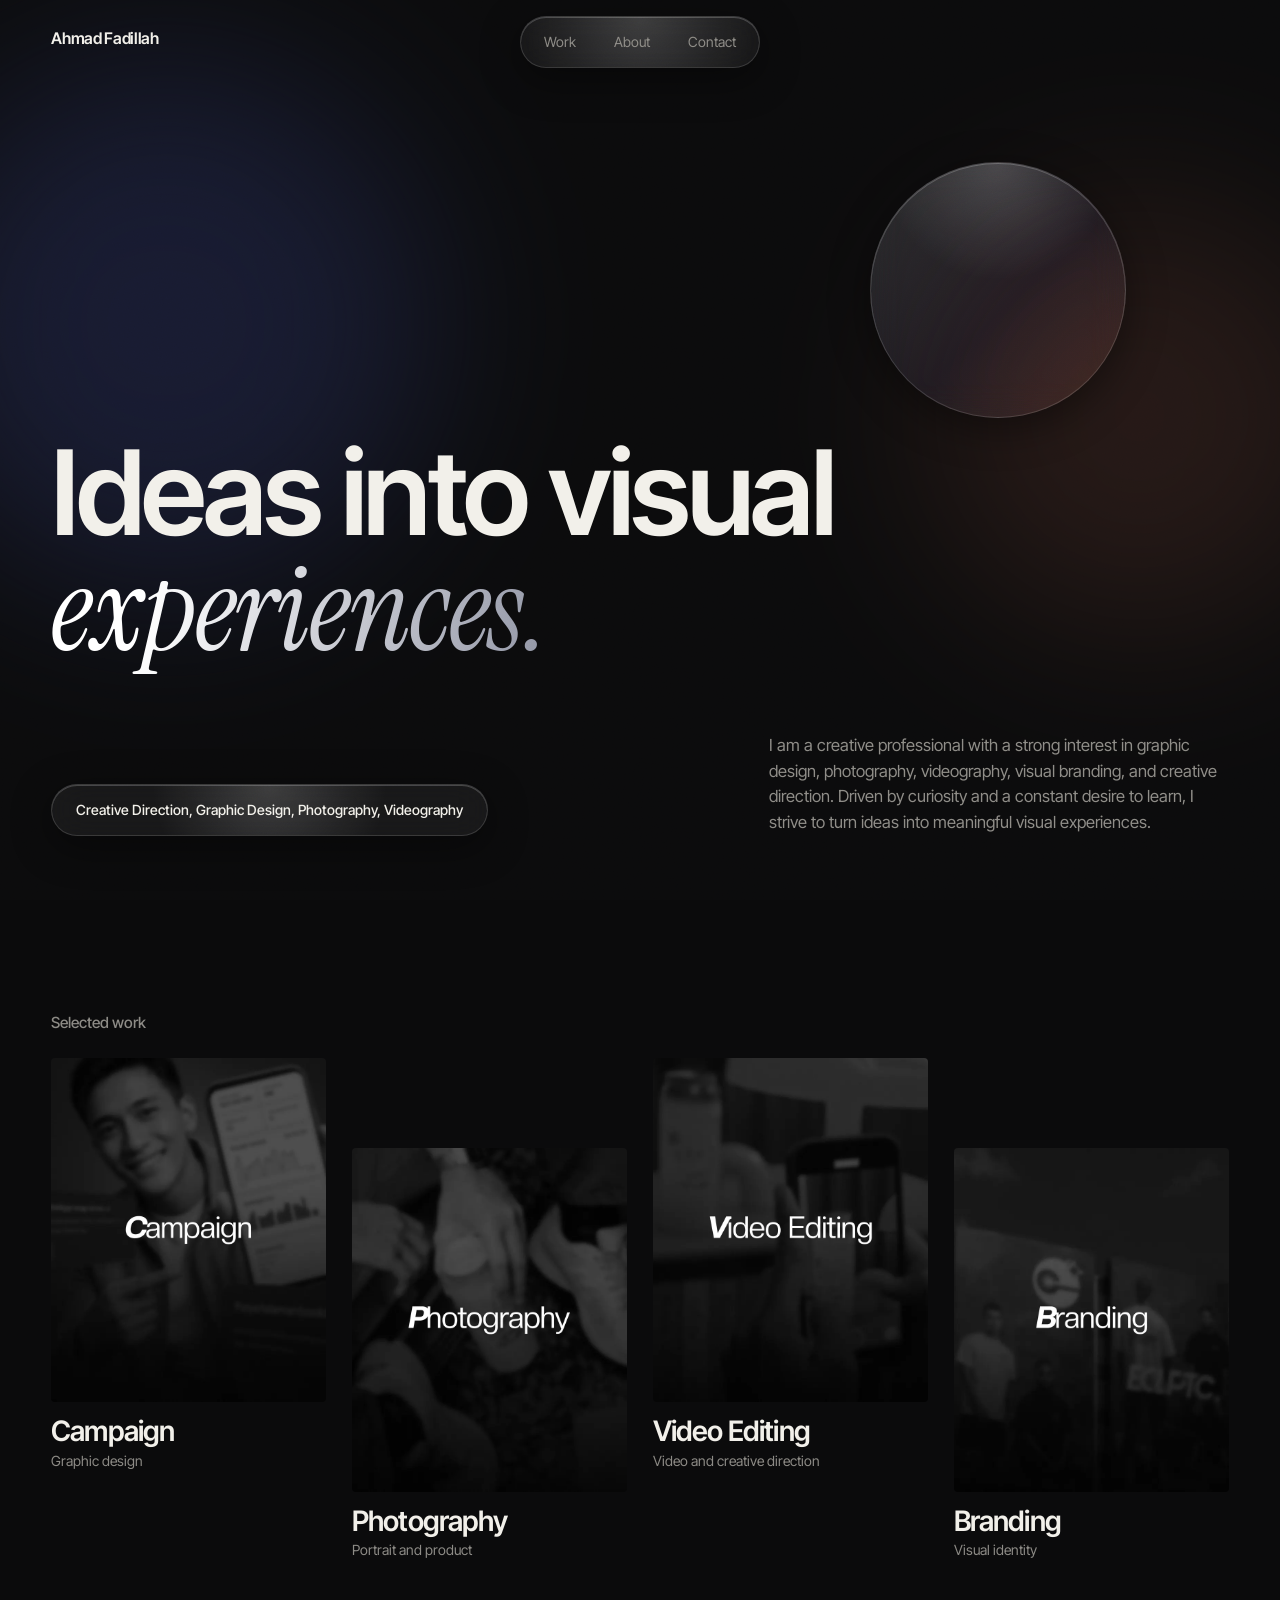
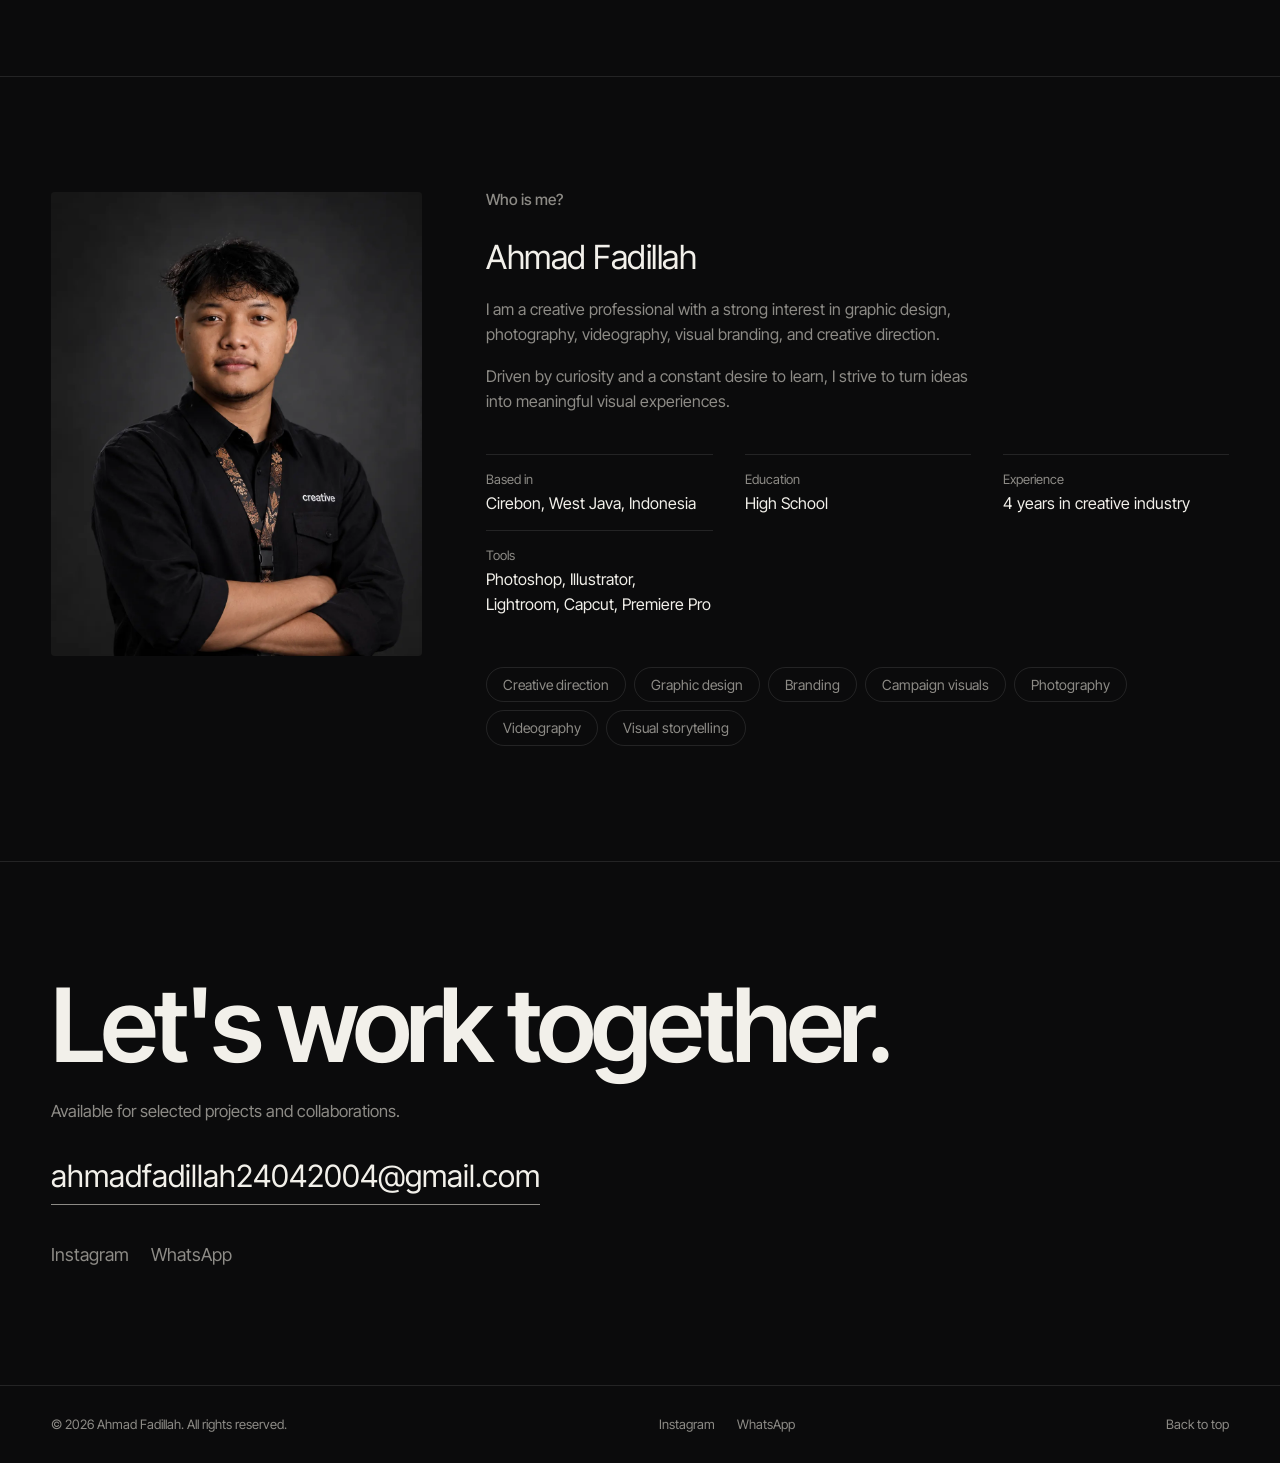
<file: index.html>
<!DOCTYPE html>
<html lang="en">
<head>
<meta charset="UTF-8"><meta name="viewport" content="width=device-width, initial-scale=1">
<link rel="preconnect" href="https://fonts.googleapis.com"><link rel="preconnect" href="https://fonts.gstatic.com" crossorigin>
<link rel="stylesheet" href="https://fonts.googleapis.com/css2?family=Inter+Tight:wght@400;500;600;700&family=Instrument+Serif:ital@1&display=swap">
<link rel="stylesheet" href="style.css">
<title>Ahmad Fadillah — Creative Portfolio</title>
<meta name="description" content="Personal portfolio of Ahmad Fadillah: creative direction, graphic design, photography and videography.">
</head>
<body data-page="home" id="top">
<a class="brand" href="index.html">Ahmad Fadillah</a>
<nav class="nav glass" aria-label="Main"><a href="index.html#work">Work</a><a href="index.html#about">About</a><a href="index.html#contact">Contact</a></nav>
<main>
<section class="hero">
  <div class="glow g1" aria-hidden="true"></div><div class="glow g2" aria-hidden="true"></div>
  <div class="orb glass" aria-hidden="true"></div>
  <h1>Ideas into visual <em>experiences.</em></h1>
  <div class="hero-foot">
    <!-- EDIT: intro text -->
    <p class="lead">I am a creative professional with a strong interest in graphic design, photography, videography, visual branding, and creative direction. Driven by curiosity and a constant desire to learn, I strive to turn ideas into meaningful visual experiences.</p>
    <p class="badge glass">Creative Direction, Graphic Design, Photography, Videography</p>
  </div>
</section>

<section id="work" class="block">
  <h2>Selected work</h2>
  <div id="works" class="works"></div>
  <noscript><p>Please enable JavaScript to view the projects.</p></noscript>
</section>

<section id="about" class="block about">
  <figure id="profilePhoto" class="pfoto"></figure>
  <div>
    <h2 id="aboutTitle">About</h2>
    <div id="bio" class="bio"></div>
    <dl id="facts" class="facts"></dl>
    <ul id="skills" class="skills"></ul>
  </div>
</section>

<section id="contact" class="block contact">
  <h2>Let's work together.</h2>
  <p class="lead">Available for selected projects and collaborations.</p>
  <a class="mail" href="mailto:ahmadfadillah24042004@gmail.com">ahmadfadillah24042004@gmail.com</a>
  <nav class="soc" aria-label="Social media"></nav>
</section>
</main>
<footer><p>© 2026 Ahmad Fadillah. All rights reserved.</p><nav class="soc" aria-label="Social media"></nav><a href="#top">Back to top</a></footer>
<script src="data/manifest.js"></script><script src="data/profile.js"></script><script src="data/projects.js"></script><script src="app.js"></script>
</body>
</html>
</file>
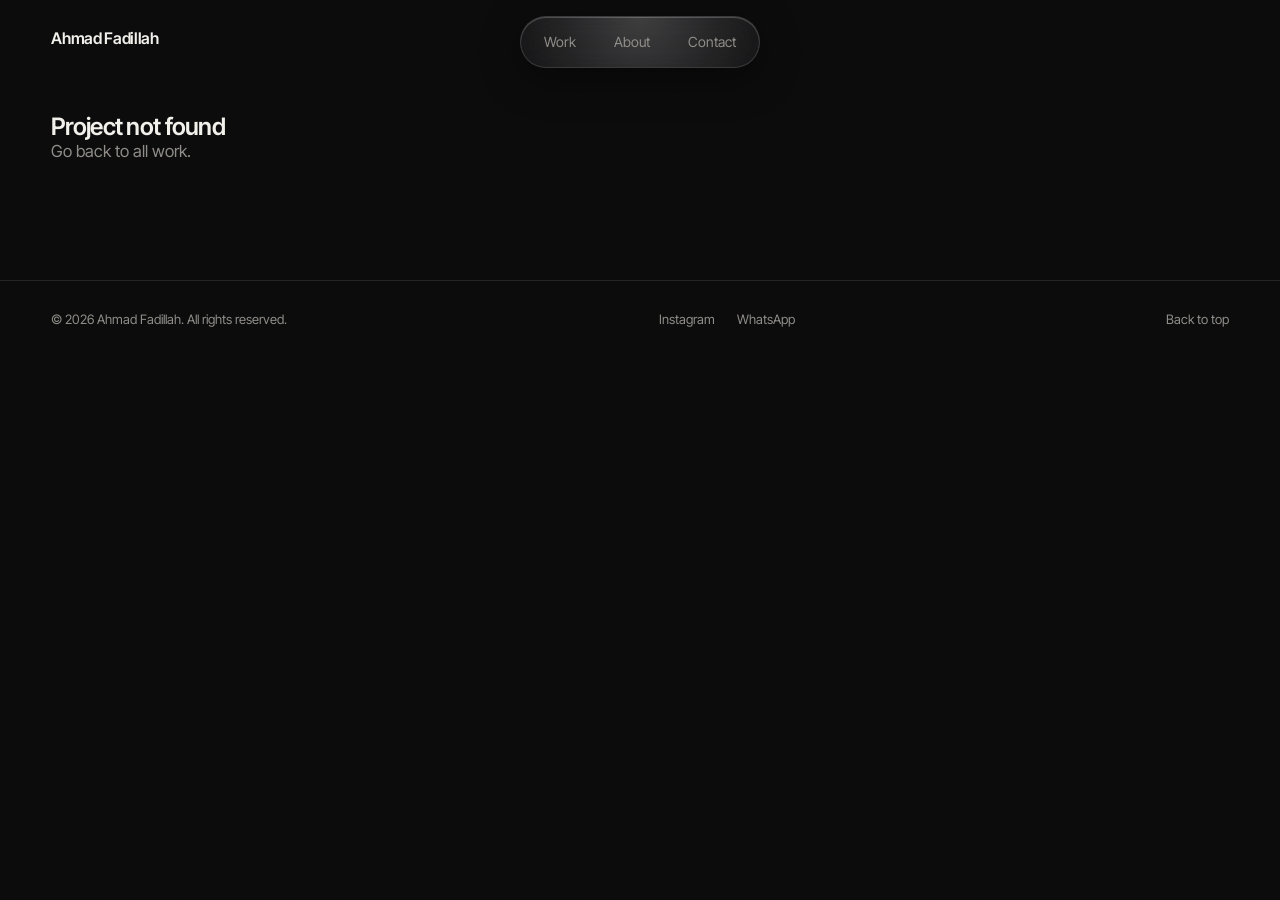
<file: project.html>
<!DOCTYPE html>
<html lang="en">
<head>
<meta charset="UTF-8"><meta name="viewport" content="width=device-width, initial-scale=1">
<link rel="preconnect" href="https://fonts.googleapis.com"><link rel="preconnect" href="https://fonts.gstatic.com" crossorigin>
<link rel="stylesheet" href="https://fonts.googleapis.com/css2?family=Inter+Tight:wght@400;500;600;700&family=Instrument+Serif:ital@1&display=swap">
<link rel="stylesheet" href="style.css">
<title>Project — Ahmad Fadillah</title>
</head>
<body data-page="project" id="top">
<a class="brand" href="index.html">Ahmad Fadillah</a>
<nav class="nav glass" aria-label="Main"><a href="index.html#work">Work</a><a href="index.html#about">About</a><a href="index.html#contact">Contact</a></nav>
<main id="project"></main>
<footer><p>© 2026 Ahmad Fadillah. All rights reserved.</p><nav class="soc" aria-label="Social media"></nav><a href="#top">Back to top</a></footer>
<dialog id="lb" aria-label="Image viewer">
  <button class="x" aria-label="Close">×</button>
  <button class="pv" aria-label="Previous image">‹</button>
  <img alt=""><button class="nx" aria-label="Next image">›</button>
  <p class="cnt" aria-live="polite"></p>
</dialog>
<script src="data/manifest.js"></script><script src="data/profile.js"></script><script src="data/projects.js"></script><script src="app.js"></script>
</body>
</html>
</file>
<file: style.css>
:root{
  --bg:#0b0b0c; --surface:#141415; --fg:#f2f0ea; --mute:#8d8b86; --line:rgba(255,255,255,.1);
  --sans:"Inter Tight","Helvetica Neue",Arial,sans-serif; --serif:"Instrument Serif","Times New Roman",serif;
  --pad:clamp(20px,4vw,56px); --tile:110px;
}
*{box-sizing:border-box;margin:0}
html{scroll-behavior:smooth;scroll-padding-top:90px}
body{background:var(--bg);color:var(--fg);font:400 16px/1.55 var(--sans);-webkit-font-smoothing:antialiased;overflow-x:hidden}
body::after{content:"";position:fixed;inset:0;pointer-events:none;z-index:50;opacity:.09;mix-blend-mode:overlay;
  background-image:url("data:image/svg+xml;utf8,<svg xmlns='http://www.w3.org/2000/svg' width='160' height='160'><filter id='n'><feTurbulence type='fractalNoise' baseFrequency='.8' numOctaves='2' stitchTiles='stitch'/></filter><rect width='100%' height='100%' filter='url(%23n)'/></svg>")}
img{display:block;max-width:100%;height:auto}
a{color:inherit;text-decoration:none}
:focus-visible{outline:2px solid var(--fg);outline-offset:3px;border-radius:6px}
h1,h2,h3{font-weight:600;letter-spacing:-.03em;line-height:.98}
h2{font-size:clamp(14px,1.2vw,16px);font-weight:500;letter-spacing:0;color:var(--mute);margin-bottom:28px}
.lead{color:var(--mute);max-width:46ch;font-size:clamp(15px,1.3vw,17px)}
em{font-family:var(--serif);font-weight:400;font-style:italic;letter-spacing:-.01em;
  background:linear-gradient(100deg,#fff 20%,#8f93a3);-webkit-background-clip:text;background-clip:text;color:transparent}

/* Glass: used only on nav, hero badge and hero orb */
.glass{position:relative;background:rgba(255,255,255,.055);border:1px solid rgba(255,255,255,.14);
  -webkit-backdrop-filter:blur(18px) saturate(150%);backdrop-filter:blur(18px) saturate(150%);
  box-shadow:inset 0 1px 0 rgba(255,255,255,.2),0 10px 40px rgba(0,0,0,.45)}
.glass::before{content:"";position:absolute;inset:0;border-radius:inherit;pointer-events:none;
  background:radial-gradient(180px circle at var(--lx,50%) var(--ly,0%),rgba(255,255,255,.16),transparent 65%)}
@supports not (backdrop-filter:blur(1px)){.glass{background:#1b1b1d}}

.brand{position:fixed;top:26px;left:var(--pad);z-index:30;font-weight:600;letter-spacing:-.02em}
.nav{position:fixed;top:16px;left:50%;transform:translateX(-50%);z-index:30;display:flex;gap:2px;padding:5px;border-radius:99px}
.nav a{position:relative;padding:9px 18px;border-radius:99px;font-size:14px;color:var(--mute);transition:background .2s,color .2s}
.nav a:hover{background:rgba(255,255,255,.1);color:var(--fg)}

.block{padding:clamp(56px,9vw,120px) var(--pad)}
.hero{position:relative;min-height:100svh;display:flex;flex-direction:column;justify-content:flex-end;gap:clamp(28px,5vw,64px);padding:120px var(--pad) clamp(32px,5vw,64px);overflow:hidden}
.hero h1{position:relative;font-size:clamp(44px,9.2vw,160px);max-width:12ch;animation:rise .9s cubic-bezier(.2,.7,.2,1) both}
.hero-foot{position:relative;display:flex;flex-wrap:wrap;align-items:flex-end;justify-content:space-between;gap:24px}
.hero-foot .lead{margin-left:auto;order:2}
.badge{order:1;padding:14px 24px;border-radius:99px;font-size:14px;font-weight:500;max-width:100%}
.glow{position:absolute;border-radius:50%;filter:blur(90px);opacity:.55;pointer-events:none;animation:drift 18s ease-in-out infinite alternate}
.g1{width:42vw;height:42vw;left:-8vw;top:6vh;background:rgba(98,118,255,.28)}
.g2{width:34vw;height:34vw;right:-6vw;top:22vh;background:rgba(255,140,110,.2);animation-delay:-9s}
.orb{position:absolute;right:clamp(24px,12vw,200px);top:18vh;width:clamp(120px,20vw,280px);aspect-ratio:1;border-radius:50%;
  background:linear-gradient(135deg,rgba(255,255,255,.14),rgba(140,160,255,.08) 55%,rgba(255,170,140,.12));animation:float 9s ease-in-out infinite alternate}
@keyframes rise{from{opacity:0;transform:translateY(28px)}}
@keyframes drift{to{transform:translate(6vw,5vh) scale(1.15)}}
@keyframes float{to{transform:translateY(-22px) rotate(8deg)}}

/* Selected work: 4 covers, 4:5 */
.works{display:grid;grid-template-columns:repeat(4,1fr);gap:clamp(14px,2vw,28px);align-items:start}
.card{display:block}
.card:nth-child(even){margin-top:clamp(40px,7vw,96px)}
.card figure{aspect-ratio:4/5;overflow:hidden;border-radius:4px;background:var(--surface)}
.card img{width:100%;height:100%;object-fit:cover;transition:transform .7s cubic-bezier(.2,.7,.2,1)}
.card:hover img,.card:focus-visible img{transform:scale(1.05)}
.card h3{font-size:clamp(20px,2.2vw,30px);margin-top:16px}
.card p{color:var(--mute);font-size:14px;margin-top:4px}
.ph{display:grid;place-items:center;height:100%;font-size:44px;color:var(--mute);
  background:radial-gradient(circle at 30% 20%,rgba(98,118,255,.3),transparent 60%),radial-gradient(circle at 75% 80%,rgba(255,140,110,.22),transparent 55%),var(--surface)}
.js .card{opacity:0;transform:translateY(20px);transition:opacity .7s,transform .7s}
.js .card.in{opacity:1;transform:none}

.about{display:grid;grid-template-columns:minmax(220px,1fr) 2fr;gap:clamp(28px,5vw,80px);align-items:start;border-top:1px solid var(--line)}
.bio p+p{color:var(--mute);max-width:56ch;margin-top:18px}
.about .lead{font-size:clamp(20px,2.6vw,34px);color:var(--fg);max-width:34ch;line-height:1.3;letter-spacing:-.015em}
.pfoto{aspect-ratio:4/5;overflow:hidden;border-radius:4px;background:var(--surface);position:sticky;top:96px}
.pfoto img{width:100%;height:100%;object-fit:cover}
.pf-ph{display:grid;place-items:center;height:100%;font:italic 400 clamp(64px,9vw,120px)/1 var(--serif);color:var(--mute);
  background:radial-gradient(circle at 30% 20%,rgba(98,118,255,.3),transparent 60%),radial-gradient(circle at 75% 80%,rgba(255,140,110,.22),transparent 55%),var(--surface)}
.facts{margin-top:40px;display:grid;grid-template-columns:repeat(auto-fit,minmax(220px,1fr));gap:0 32px}
.facts div{padding:14px 0;border-top:1px solid var(--line)}
.facts dt{font-size:13px;color:var(--mute)}
.facts dd{margin:2px 0 0}
.soc{display:flex;flex-wrap:wrap;gap:6px 22px}
.soc:empty{display:none}
.contact .soc{margin-top:36px;font-size:clamp(15px,1.4vw,18px)}
.soc a{color:var(--mute);border-bottom:1px solid transparent;transition:color .2s,border-color .2s}
.soc a:hover{color:var(--fg);border-color:var(--fg)}
.skills{list-style:none;padding:0;margin-top:36px;display:flex;flex-wrap:wrap;gap:8px}
.skills li{border:1px solid var(--line);border-radius:99px;padding:6px 16px;font-size:14px;color:var(--mute)}
.contact{border-top:1px solid var(--line)}
.contact h2{font-size:clamp(40px,8vw,128px);color:var(--fg);font-weight:600;letter-spacing:-.04em;line-height:.95;margin-bottom:24px}
.mail{display:inline-block;margin-top:28px;margin-right:24px;font-size:clamp(18px,2.4vw,32px);border-bottom:1px solid var(--mute);padding-bottom:4px;transition:border-color .2s}
.mail:hover{border-color:var(--fg)}
footer{display:flex;justify-content:space-between;gap:16px;flex-wrap:wrap;padding:28px var(--pad);border-top:1px solid var(--line);font-size:13px;color:var(--mute)}
footer a:hover{color:var(--fg)}

/* Project pages */
.p-head{padding:clamp(120px,16vw,200px) var(--pad) 24px}
.back{font-size:14px;color:var(--mute)} .back:hover{color:var(--fg)}
.cat{margin:28px 0 12px;color:var(--mute);font-size:15px}
.p-head h1{font-size:clamp(48px,11vw,168px);margin-bottom:28px}
.sec{padding-top:clamp(32px,6vw,72px);padding-bottom:0}
.sec h2{font-size:clamp(24px,3vw,40px);color:var(--fg);font-weight:600;letter-spacing:-.03em;margin-bottom:12px}
.sec .lead{margin-bottom:28px}
.tile{display:block;width:100%;padding:0;border:0;background:var(--surface);cursor:zoom-in;overflow:hidden;color:inherit}
.tile img{width:100%;transition:transform .5s,opacity .3s}
.tile:hover img{opacity:.88}
.g-editorial{display:grid;grid-template-columns:repeat(auto-fill,minmax(min(100%,340px),1fr));gap:clamp(10px,1.6vw,24px)}
.g-editorial .tile img{aspect-ratio:4/5;object-fit:cover}
.g-stack{display:grid;gap:clamp(10px,1.6vw,24px)}
/* Phone-gallery grid: square tiles, columns fill automatically */
.g-phone{display:grid;grid-template-columns:repeat(auto-fill,minmax(var(--tile),1fr));gap:3px}
.g-phone .tile img{aspect-ratio:1;object-fit:cover;height:100%}
/* Video covers: black 70% overlay with "Watch on ..." on hover */
.g-videos{display:grid;grid-template-columns:repeat(auto-fill,minmax(min(100%,300px),1fr));gap:clamp(14px,2vw,28px);align-items:start}
.vcard{display:block}
.g-videos.g-landscape{grid-template-columns:repeat(auto-fill,minmax(min(100%,380px),1fr))}
.g-videos.g-portrait{grid-template-columns:repeat(auto-fill,minmax(clamp(150px,18vw,240px),1fr))}
.vcard figure{position:relative;aspect-ratio:var(--r,16/9);overflow:hidden;border-radius:4px;background:var(--surface)}
.vcard img{width:100%;height:100%;object-fit:cover}
.vover{position:absolute;inset:0;display:grid;place-items:center;padding:16px;text-align:center;font-size:clamp(16px,1.6vw,20px);font-weight:500;
  background:rgba(0,0,0,.7);opacity:0;transition:opacity .3s}
.vcard:hover .vover,.vcard:focus-visible .vover{opacity:1}
.vcard p{margin-top:12px;color:var(--mute);font-size:14px}
@media(hover:none){.vover{inset:auto 10px 10px auto;padding:7px 14px;border-radius:99px;font-size:13px;opacity:1;background:rgba(0,0,0,.7)}}
.empty{color:var(--mute)}
.next{display:flex;flex-direction:column;gap:6px;margin-top:clamp(56px,9vw,120px);border-top:1px solid var(--line);color:var(--mute);font-size:14px}
.next strong{color:var(--fg);font-size:clamp(32px,6vw,88px);letter-spacing:-.04em;line-height:1;font-weight:600;transition:letter-spacing .4s}
.next:hover strong{letter-spacing:-.02em}

/* Lightbox */
dialog{border:0;padding:0;background:rgba(8,8,9,.96);color:var(--fg);width:100vw;height:100dvh;max-width:none;max-height:none}
dialog::backdrop{background:#000}
dialog[open]{display:grid;place-items:center}
dialog img{max-width:92vw;max-height:86dvh;object-fit:contain}
dialog button{position:absolute;background:none;border:0;color:var(--fg);font-size:38px;width:56px;height:56px;cursor:pointer;border-radius:50%}
dialog button:hover{background:rgba(255,255,255,.1)}
.x{top:12px;right:12px}.pv{left:8px;top:50%;transform:translateY(-50%)}.nx{right:8px;top:50%;transform:translateY(-50%)}
.cnt{position:absolute;bottom:16px;font-size:13px;color:var(--mute)}

/* Tablet */
@media(max-width:1000px){
  :root{--tile:150px}
  .works{grid-template-columns:repeat(2,1fr)}
  .card:nth-child(even){margin-top:56px}
  .about{grid-template-columns:1fr}
  .pfoto{position:static;max-width:420px}
  .orb{top:14vh}
}
/* Mobile: nav moves to the bottom, within thumb reach */
@media(max-width:640px){
  :root{--tile:30%}
  .brand{top:20px}
  .nav{top:auto;bottom:max(14px,env(safe-area-inset-bottom))}
  .nav a{padding:11px 18px}
  .hero{padding-top:90px;padding-bottom:100px}
  .hero-foot{flex-direction:column;align-items:flex-start}
  .hero-foot .lead{margin:0;order:0}
  .badge{order:1;border-radius:22px;padding:12px 18px}
  .works{grid-template-columns:1fr;gap:36px}
  .card:nth-child(even){margin-top:0;width:86%;margin-left:auto}
  footer{padding-bottom:96px}
  .pv,.nx{display:none}
}
@media(min-width:1500px){:root{--tile:190px}}
@media(prefers-reduced-motion:reduce){
  html{scroll-behavior:auto}
  *,*::before,*::after{animation:none!important;transition:none!important}
  .js .card{opacity:1;transform:none}
}
</file>
